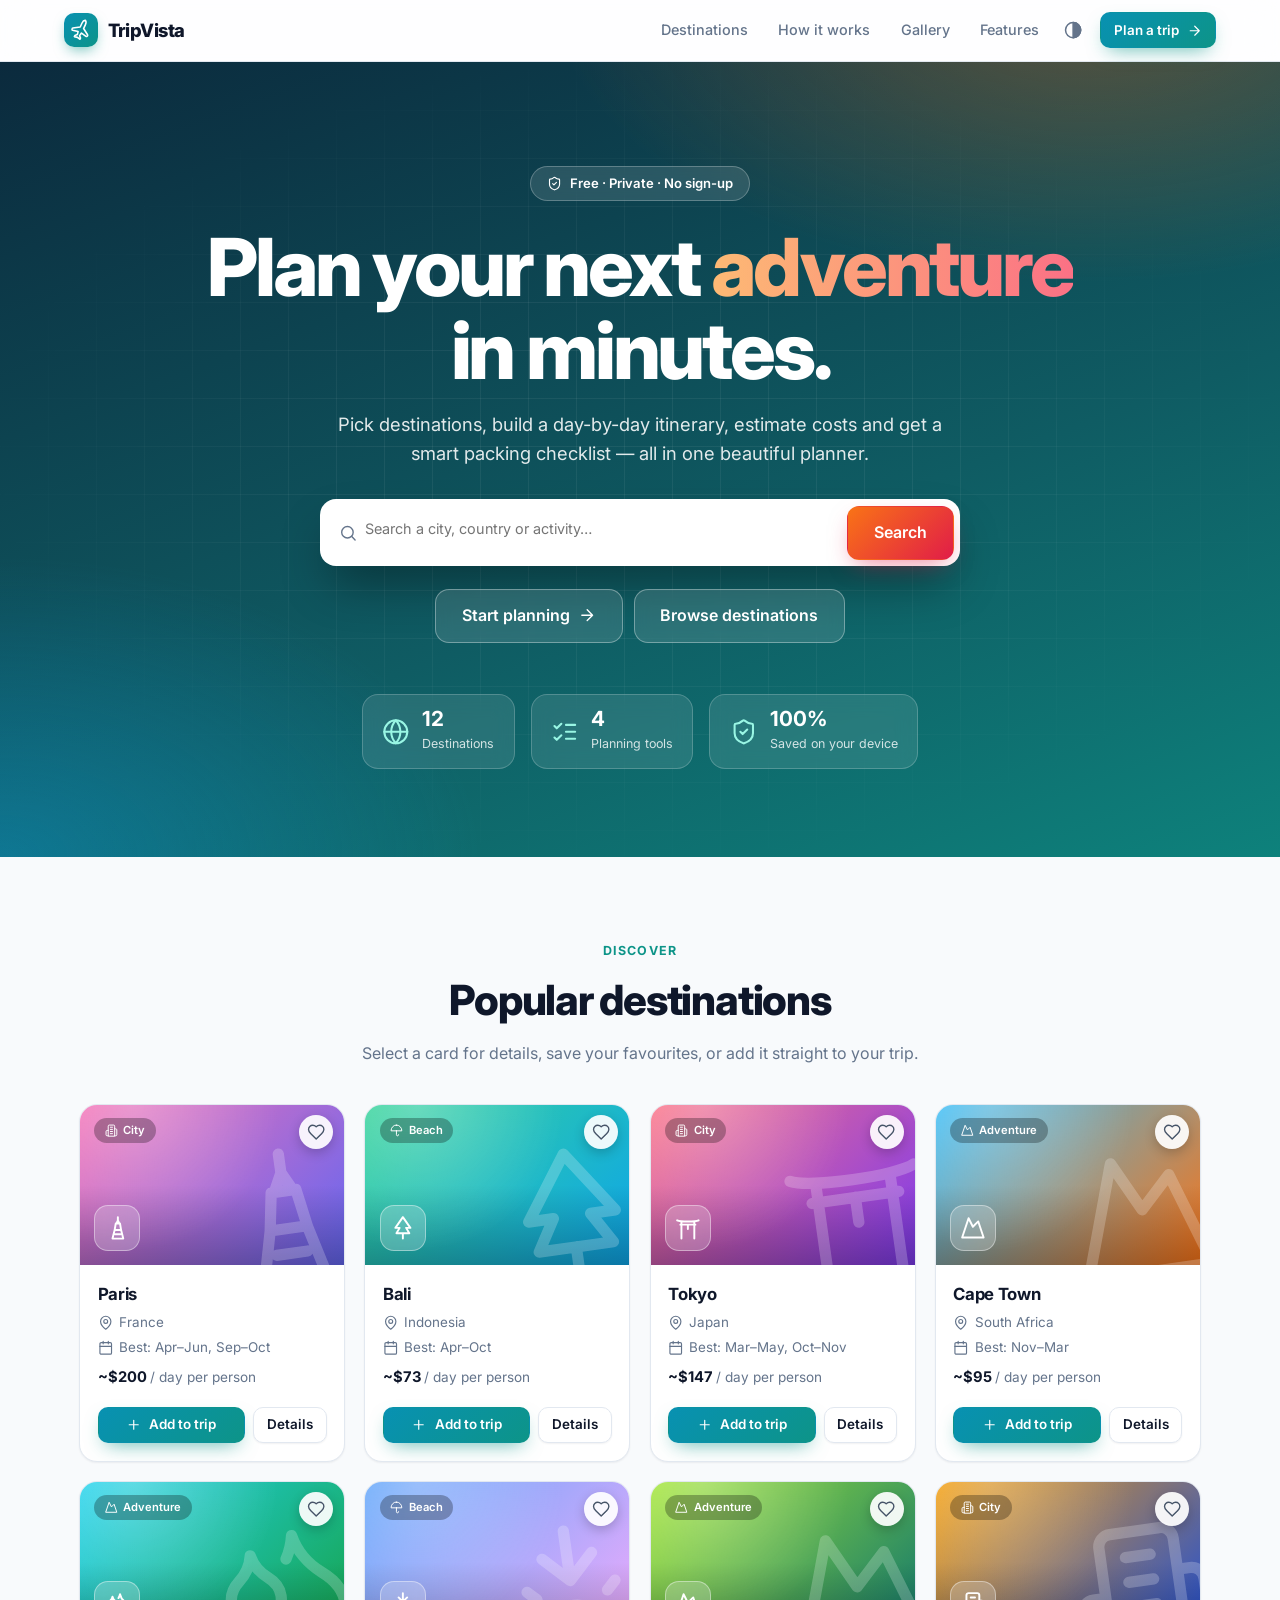
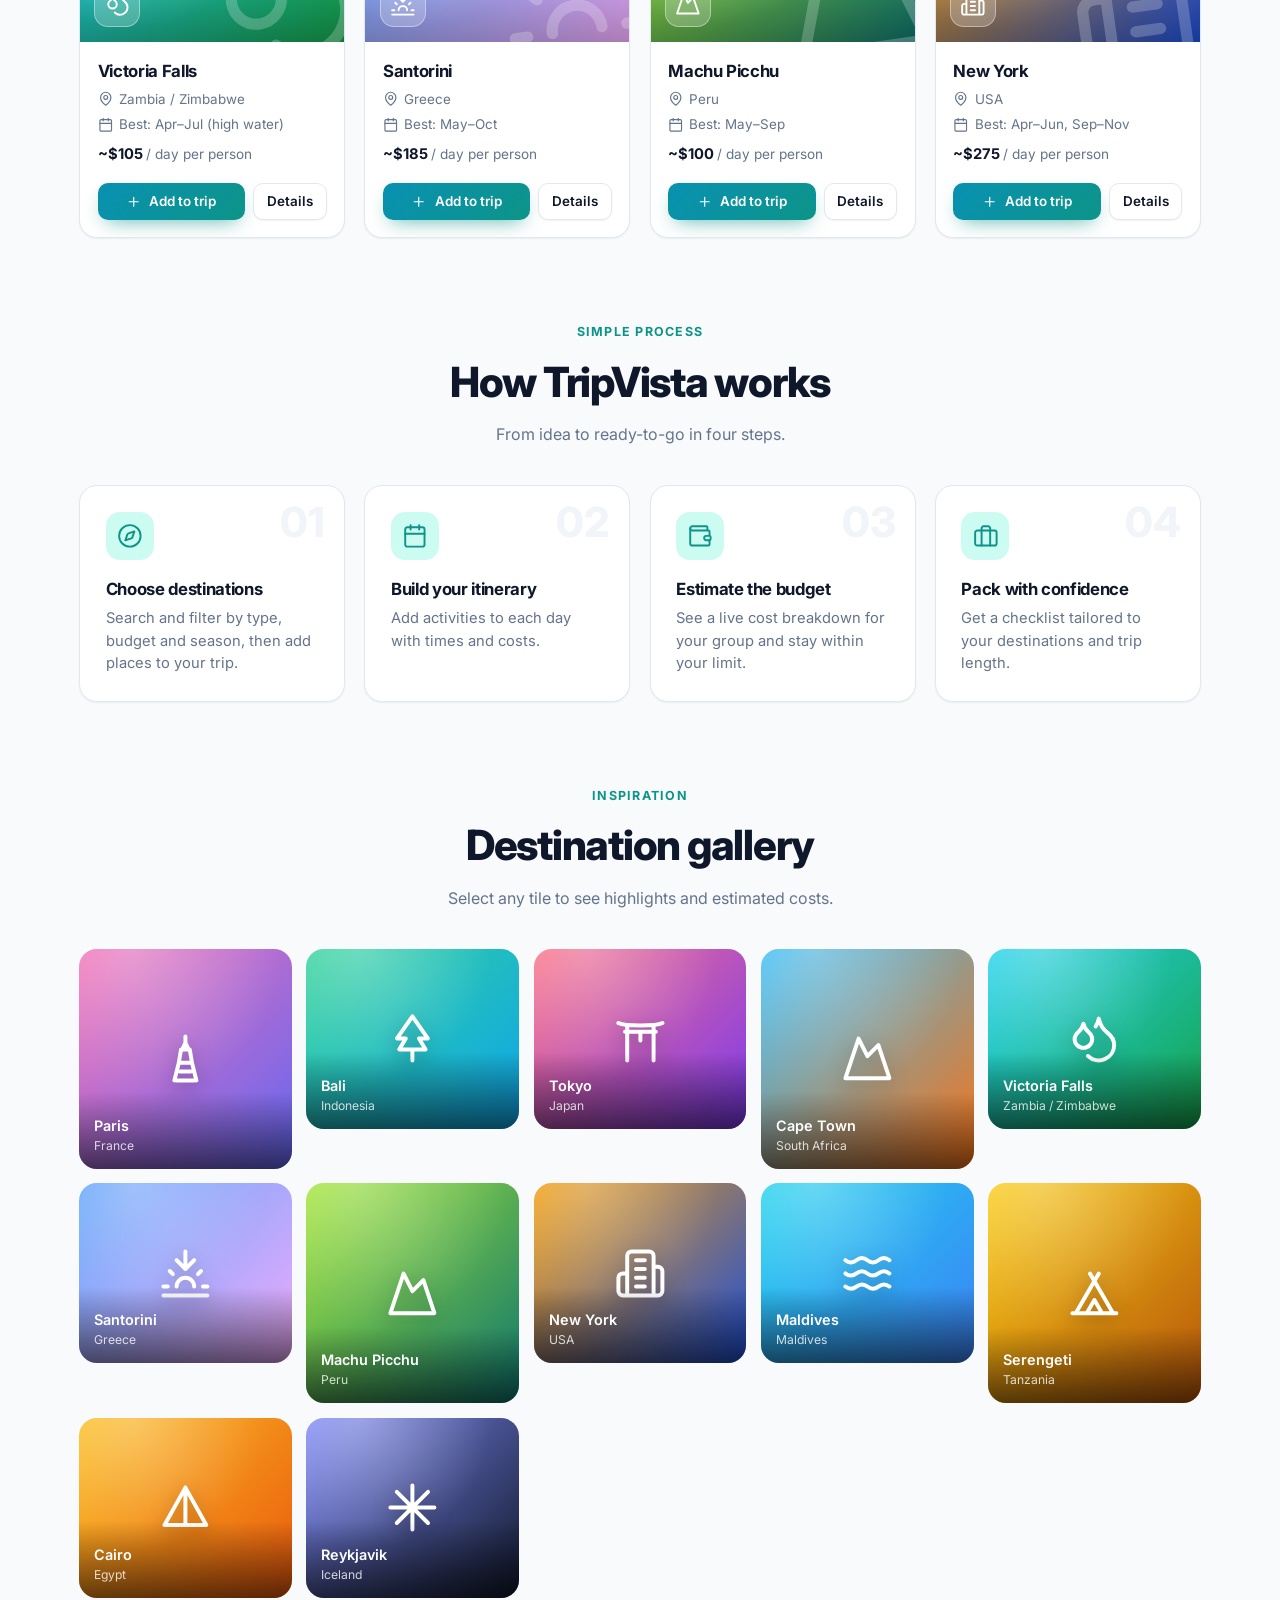
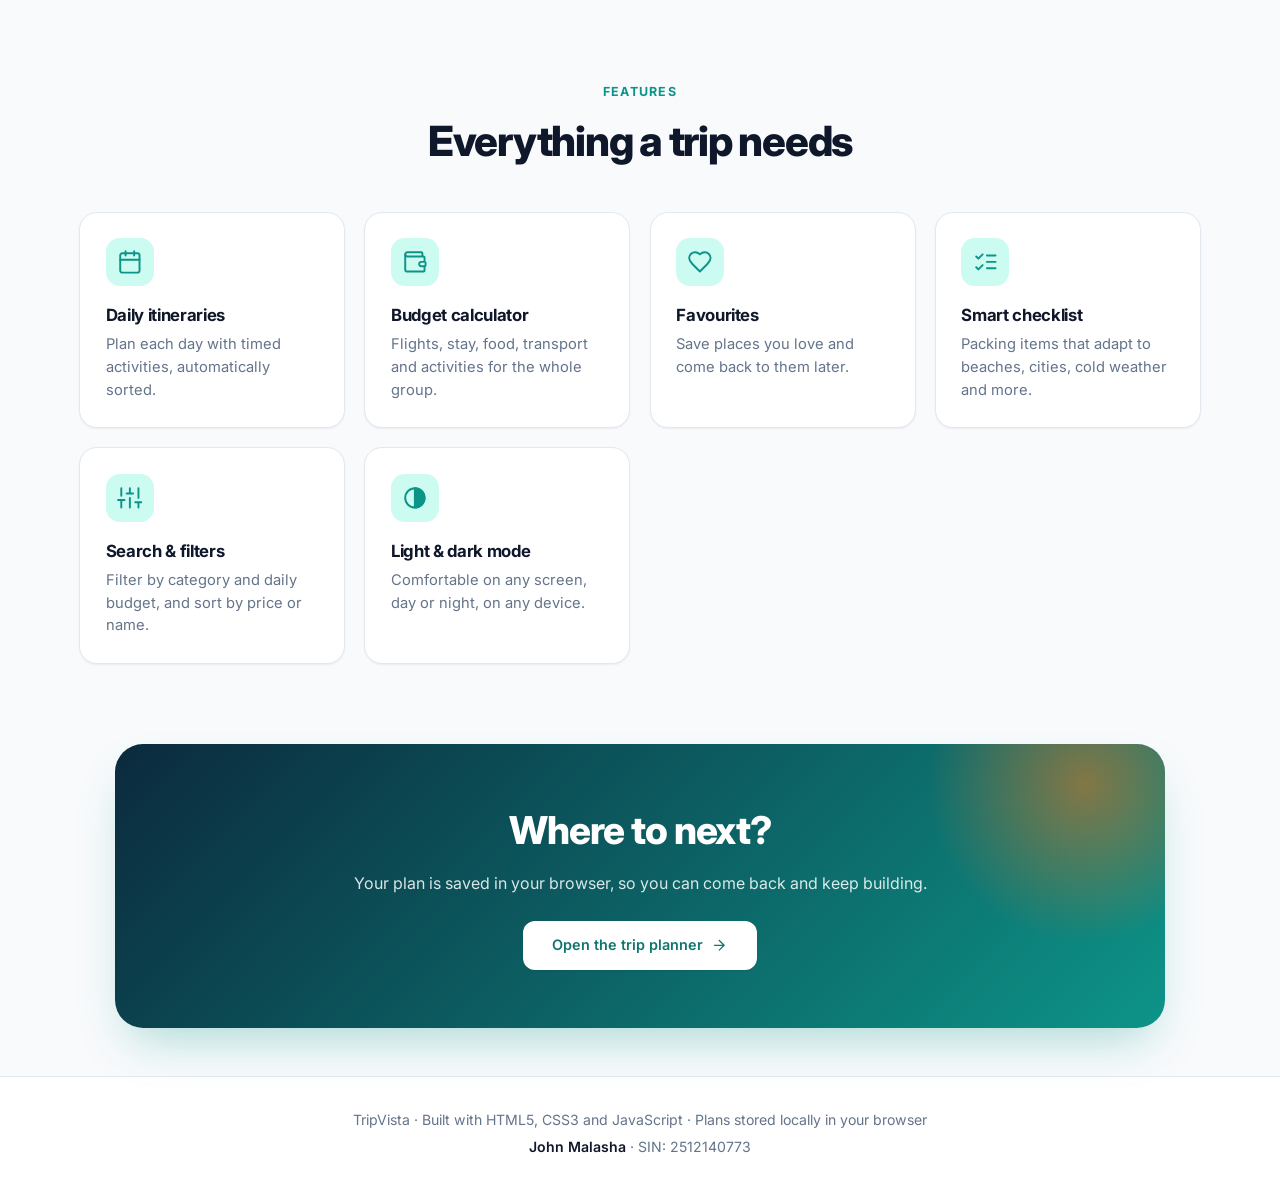
<file: index.html>
<!DOCTYPE html>
<html lang="en">
<head>
<meta charset="UTF-8">
<meta name="viewport" content="width=device-width, initial-scale=1">
<title>TripVista · Interactive Travel Planner</title>
<meta name="description" content="Plan trips visually: pick destinations, build daily itineraries, estimate your budget and generate a packing checklist.">
<link rel="stylesheet" href="css/style.css">
<script>try{document.documentElement.dataset.theme=localStorage.getItem('tv-theme')||(matchMedia('(prefers-color-scheme: dark)').matches?'dark':'light')}catch(e){}</script>
</head>
<body>
<header class="nav">
  <a class="logo" href="index.html"><span><svg class="i"><use href="#i-plane"/></svg></span> TripVista</a>
  <button class="icon-btn burger" id="burger" aria-label="Menu" aria-expanded="false" aria-controls="navLinks"><svg class="i"><use href="#i-menu"/></svg></button>
  <nav class="nav-links" id="navLinks" aria-label="Main">
    <a href="#destinations">Destinations</a>
    <a href="#how">How it works</a>
    <a href="#gallery">Gallery</a>
    <a href="#features">Features</a>
    <button class="icon-btn" id="themeBtn" aria-label="Toggle light or dark theme"><svg class="i"><use href="#i-contrast"/></svg></button>
    <a class="btn primary sm" href="planner.html">Plan a trip <svg class="i"><use href="#i-arrow"/></svg></a>
  </nav>
</header>
<main>
  <section class="hero">
    <div class="badge"><svg class="i"><use href="#i-shield"/></svg> Free · Private · No sign-up</div>
    <h1>Plan your next <em>adventure</em> in minutes.</h1>
    <p>Pick destinations, build a day-by-day itinerary, estimate costs and get a smart packing checklist — all in one beautiful planner.</p>
    <form class="searchbar" action="planner.html" role="search">
      <div class="field-icon"><svg class="i"><use href="#i-search"/></svg><input type="search" name="q" placeholder="Search a city, country or activity…" aria-label="Search destinations"></div>
      <button class="btn sunset">Search</button>
    </form>
    <div class="hero-cta">
      <a class="btn ghost" href="planner.html">Start planning <svg class="i"><use href="#i-arrow"/></svg></a>
      <a class="btn ghost" href="#destinations">Browse destinations</a>
    </div>
    <div class="hero-stats">
      <div class="hstat"><svg class="i"><use href="#i-globe"/></svg><div><b id="statDest">12</b><span>Destinations</span></div></div>
      <div class="hstat"><svg class="i"><use href="#i-list-checks"/></svg><div><b>4</b><span>Planning tools</span></div></div>
      <div class="hstat"><svg class="i"><use href="#i-shield"/></svg><div><b>100%</b><span>Saved on your device</span></div></div>
    </div>
  </section>

  <section class="section" id="destinations">
    <div class="section-head reveal"><span class="eyebrow">Discover</span><h2>Popular destinations</h2><p>Select a card for details, save your favourites, or add it straight to your trip.</p></div>
    <div class="dgrid" id="featured"></div>
  </section>

  <section class="section" id="how">
    <div class="section-head reveal"><span class="eyebrow">Simple process</span><h2>How TripVista works</h2><p>From idea to ready-to-go in four steps.</p></div>
    <div class="steps">
      <div class="step reveal"><span class="n">01</span><div class="ico"><svg class="i"><use href="#i-compass"/></svg></div><h3>Choose destinations</h3><p>Search and filter by type, budget and season, then add places to your trip.</p></div>
      <div class="step reveal"><span class="n">02</span><div class="ico"><svg class="i"><use href="#i-calendar"/></svg></div><h3>Build your itinerary</h3><p>Add activities to each day with times and costs.</p></div>
      <div class="step reveal"><span class="n">03</span><div class="ico"><svg class="i"><use href="#i-wallet"/></svg></div><h3>Estimate the budget</h3><p>See a live cost breakdown for your group and stay within your limit.</p></div>
      <div class="step reveal"><span class="n">04</span><div class="ico"><svg class="i"><use href="#i-bag"/></svg></div><h3>Pack with confidence</h3><p>Get a checklist tailored to your destinations and trip length.</p></div>
    </div>
  </section>

  <section class="section" id="gallery">
    <div class="section-head reveal"><span class="eyebrow">Inspiration</span><h2>Destination gallery</h2><p>Select any tile to see highlights and estimated costs.</p></div>
    <div class="gallery" id="gallery-grid"></div>
  </section>

  <section class="section" id="features">
    <div class="section-head reveal"><span class="eyebrow">Features</span><h2>Everything a trip needs</h2></div>
    <div class="features">
      <article class="feature reveal"><div class="ico"><svg class="i"><use href="#i-calendar"/></svg></div><h3>Daily itineraries</h3><p>Plan each day with timed activities, automatically sorted.</p></article>
      <article class="feature reveal"><div class="ico"><svg class="i"><use href="#i-wallet"/></svg></div><h3>Budget calculator</h3><p>Flights, stay, food, transport and activities for the whole group.</p></article>
      <article class="feature reveal"><div class="ico"><svg class="i"><use href="#i-heart"/></svg></div><h3>Favourites</h3><p>Save places you love and come back to them later.</p></article>
      <article class="feature reveal"><div class="ico"><svg class="i"><use href="#i-list-checks"/></svg></div><h3>Smart checklist</h3><p>Packing items that adapt to beaches, cities, cold weather and more.</p></article>
      <article class="feature reveal"><div class="ico"><svg class="i"><use href="#i-sliders"/></svg></div><h3>Search &amp; filters</h3><p>Filter by category and daily budget, and sort by price or name.</p></article>
      <article class="feature reveal"><div class="ico"><svg class="i"><use href="#i-contrast"/></svg></div><h3>Light &amp; dark mode</h3><p>Comfortable on any screen, day or night, on any device.</p></article>
    </div>
  </section>

  <section class="cta reveal">
    <h2>Where to next?</h2>
    <p>Your plan is saved in your browser, so you can come back and keep building.</p>
    <a class="btn" href="planner.html">Open the trip planner <svg class="i"><use href="#i-arrow"/></svg></a>
  </section>
</main>
<footer class="site">
  <p>TripVista · Built with HTML5, CSS3 and JavaScript · Plans stored locally in your browser</p>
  <p><strong>John Malasha</strong> · SIN: 2512140773</p>
</footer>
<script src="js/icons.js"></script>
<script src="js/data.js"></script>
<script src="js/shared.js"></script>
<script src="js/landing.js"></script>
</body>
</html>
</file>
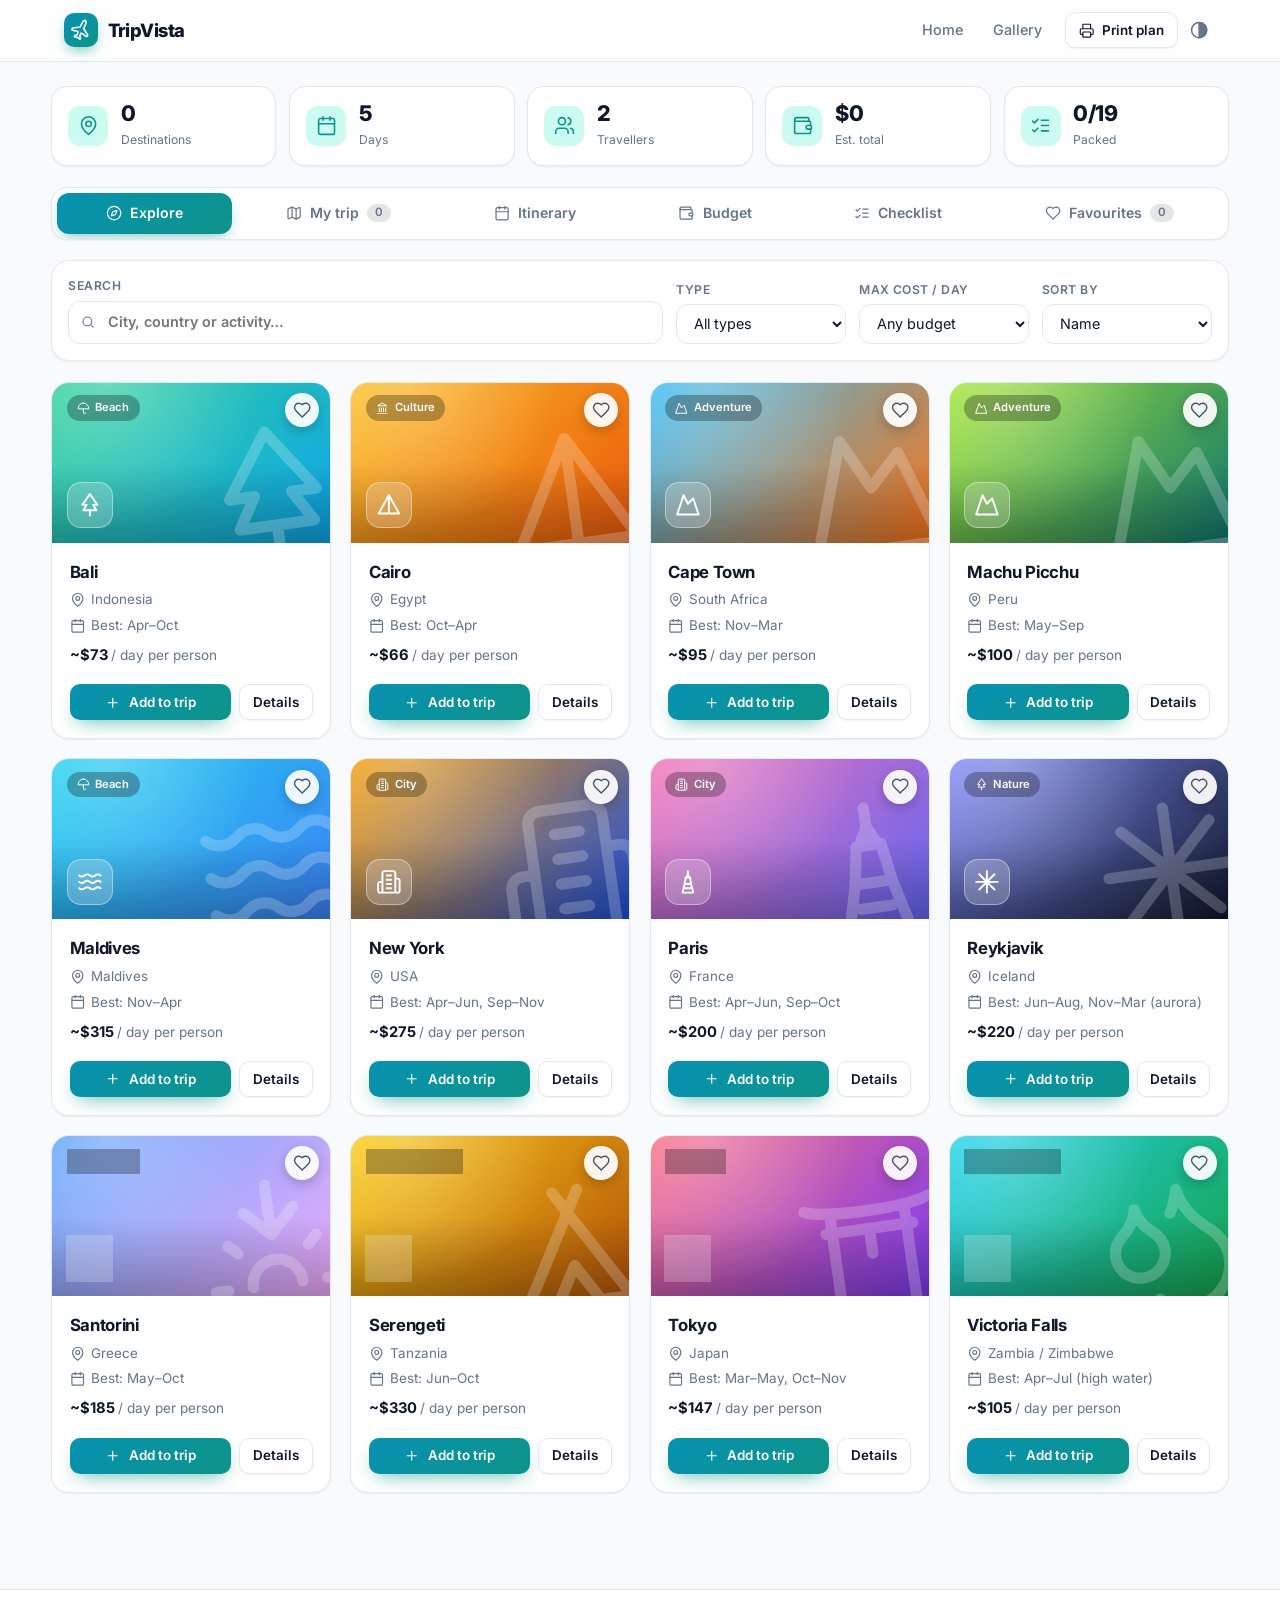
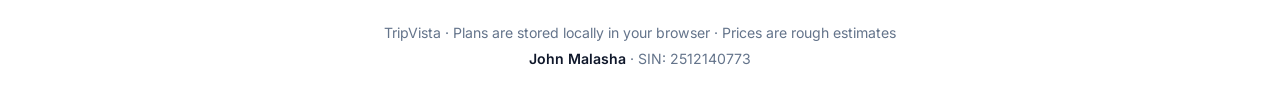
<file: planner.html>
<!DOCTYPE html>
<html lang="en">
<head>
<meta charset="UTF-8">
<meta name="viewport" content="width=device-width, initial-scale=1">
<title>Trip Planner · TripVista</title>
<link rel="stylesheet" href="css/style.css">
<script>try{document.documentElement.dataset.theme=localStorage.getItem('tv-theme')||(matchMedia('(prefers-color-scheme: dark)').matches?'dark':'light')}catch(e){}</script>
</head>
<body>
<header class="nav">
  <a class="logo" href="index.html"><span><svg class="i"><use href="#i-plane"/></svg></span> TripVista</a>
  <button class="icon-btn burger" id="burger" aria-label="Menu" aria-expanded="false" aria-controls="navLinks"><svg class="i"><use href="#i-menu"/></svg></button>
  <nav class="nav-links" id="navLinks" aria-label="Main">
    <a href="index.html">Home</a>
    <a href="index.html#gallery">Gallery</a>
    <button class="btn sm" id="printBtn"><svg class="i"><use href="#i-printer"/></svg> Print plan</button>
    <button class="icon-btn" id="themeBtn" aria-label="Toggle light or dark theme"><svg class="i"><use href="#i-contrast"/></svg></button>
  </nav>
</header>

<main class="pwrap">
  <div class="summary" id="summary" aria-live="polite"></div>
  <div class="tabs no-print" id="tabs" role="tablist">
    <button class="tab active" role="tab" data-tab="explore"><svg class="i"><use href="#i-compass"/></svg> Explore</button>
    <button class="tab" role="tab" data-tab="trip"><svg class="i"><use href="#i-map"/></svg> My trip <span class="count" id="cTrip">0</span></button>
    <button class="tab" role="tab" data-tab="itinerary"><svg class="i"><use href="#i-calendar"/></svg> Itinerary</button>
    <button class="tab" role="tab" data-tab="budget"><svg class="i"><use href="#i-wallet"/></svg> Budget</button>
    <button class="tab" role="tab" data-tab="checklist"><svg class="i"><use href="#i-list-checks"/></svg> Checklist</button>
    <button class="tab" role="tab" data-tab="favs"><svg class="i"><use href="#i-heart"/></svg> Favourites <span class="count" id="cFav">0</span></button>
  </div>

  <!-- Explore -->
  <section class="panel" id="p-explore" role="tabpanel">
    <div class="filters">
      <label class="f grow">Search<div class="field-icon"><svg class="i"><use href="#i-search"/></svg><input type="search" id="q" placeholder="City, country or activity…"></div></label>
      <label class="f">Type<select id="fCat"><option value="">All types</option></select></label>
      <label class="f">Max cost / day<select id="fBudget"><option value="0">Any budget</option><option value="100">Up to $100</option><option value="150">Up to $150</option><option value="250">Up to $250</option></select></label>
      <label class="f">Sort by<select id="fSort"><option value="name">Name</option><option value="low">Price: low to high</option><option value="high">Price: high to low</option></select></label>
    </div>
    <div class="dgrid" id="exploreGrid"></div>
  </section>

  <!-- Trip setup -->
  <section class="panel" id="p-trip" role="tabpanel" hidden>
    <div class="split">
      <div class="card">
        <h2><span class="t"><svg class="i"><use href="#i-compass"/></svg> Trip details</span></h2>
        <label class="f">Trip name<input type="text" id="tName" maxlength="50" placeholder="e.g. Summer holiday"></label>
        <div class="row">
          <label class="f">Start date<input type="date" id="tStart"></label>
          <label class="f">Days<input type="number" id="tDays" min="1" max="30"></label>
        </div>
        <div class="row">
          <label class="f">Travellers<input type="number" id="tTrav" min="1" max="20"></label>
          <label class="f">Flights / person ($)<input type="number" id="tFlight" min="0" step="10"></label>
        </div>
        <label class="f">Total budget limit ($, optional)<input type="number" id="tBudget" min="0" step="100"></label>
        <button class="btn danger sm" id="resetTrip"><svg class="i"><use href="#i-trash"/></svg> Reset trip</button>
      </div>
      <div class="card">
        <h2><span class="t"><svg class="i"><use href="#i-pin"/></svg> Destinations in this trip</span> <span class="muted" id="allocNote"></span></h2>
        <div class="list" id="tripList"></div>
        <p class="hint">Set how many days you spend in each place. The budget and itinerary use this split.</p>
      </div>
    </div>
  </section>

  <!-- Itinerary -->
  <section class="panel" id="p-itinerary" role="tabpanel" hidden>
    <div class="card">
      <h2><span class="t"><svg class="i"><use href="#i-calendar"/></svg> Daily itinerary</span> <span class="muted" id="dayTotal"></span></h2>
      <div class="daytabs" id="dayTabs"></div>
      <div class="dayhead" id="dayHead"></div>
      <form class="row no-print" id="actForm" style="align-items:end">
        <label class="f" style="flex:3 1 200px">Activity<input type="text" id="aTitle" maxlength="80" placeholder="What are you doing?" required></label>
        <label class="f">Time<input type="time" id="aTime" value="09:00"></label>
        <label class="f">Cost / person ($)<input type="number" id="aCost" min="0" step="1" value="0"></label>
        <button class="btn primary" style="flex:0 0 auto"><svg class="i"><use href="#i-plus"/></svg> Add</button>
      </form>
      <div class="no-print"><div class="hint" style="margin-bottom:.5rem">Quick add from your destinations:</div><div class="chips" id="suggest"></div></div>
      <ul class="acts" id="actList"></ul>
    </div>
  </section>

  <!-- Budget -->
  <section class="panel" id="p-budget" role="tabpanel" hidden>
    <div class="split">
      <div class="card">
        <h2><span class="t"><svg class="i"><use href="#i-wallet"/></svg> Estimated total</span></h2>
        <div class="big" id="bTotal">$0</div>
        <div class="muted" id="bPer"></div>
        <div id="bStatus" style="display:flex;flex-direction:column;gap:.5rem"></div>
        <p class="hint">Estimates use average daily prices per person. Activities come from your itinerary. A 10% buffer covers surprises.</p>
      </div>
      <div class="card"><h2><span class="t"><svg class="i"><use href="#i-sliders"/></svg> Breakdown</span></h2><div class="bars" id="bBars"></div></div>
    </div>
  </section>

  <!-- Checklist -->
  <section class="panel" id="p-checklist" role="tabpanel" hidden>
    <div class="card">
      <h2><span class="t"><svg class="i"><use href="#i-list-checks"/></svg> Travel checklist</span> <span class="muted" id="clCount"></span></h2>
      <div class="progress"><div id="clBar"></div></div>
      <form class="row no-print" id="clForm"><input type="text" id="clText" maxlength="60" placeholder="Add your own item…" aria-label="Custom checklist item" style="flex:3 1 200px"><button class="btn primary" style="flex:0 0 auto"><svg class="i"><use href="#i-plus"/></svg> Add item</button></form>
      <div id="clList"></div>
    </div>
  </section>

  <!-- Favourites -->
  <section class="panel" id="p-favs" role="tabpanel" hidden>
    <div class="dgrid" id="favGrid"></div>
  </section>
</main>
<footer class="site">
  <p>TripVista · Plans are stored locally in your browser · Prices are rough estimates</p>
  <p><strong>John Malasha</strong> · SIN: 2512140773</p>
</footer>
<script src="js/icons.js"></script>
<script src="js/data.js"></script>
<script src="js/shared.js"></script>
<script src="js/app.js"></script>
</body>
</html>
</file>
<file: css/style.css>
@import url('https://fonts.googleapis.com/css2?family=Inter:wght@400;500;600;700;800&display=swap');

:root {
  --bg: #f8fafc; --surface: #ffffff; --surface2: #f1f5f9; --text: #0f172a; --muted: #64748b;
  --border: #e2e8f0; --accent: #0d9488; --accent2: #f97316; --accent-soft: #ccfbf1;
  --ok: #059669; --warn: #d97706; --bad: #dc2626;
  --grad: linear-gradient(135deg, #0891b2 0%, #0d9488 100%);
  --sunset: linear-gradient(135deg, #f97316 0%, #e11d48 100%);
  --shadow-sm: 0 1px 2px rgba(15, 23, 42, .06);
  --shadow: 0 1px 3px rgba(15, 23, 42, .06), 0 10px 30px -12px rgba(15, 23, 42, .15);
  --shadow-lg: 0 24px 48px -16px rgba(13, 148, 136, .35);
  --glass: rgba(255, 255, 255, .8);
  --radius: 18px;
}
[data-theme="dark"] {
  --bg: #0b1220; --surface: #111a2c; --surface2: #182338; --text: #e8eef9; --muted: #94a3b8;
  --border: #1f2c45; --accent: #2dd4bf; --accent2: #fb923c; --accent-soft: #0f3a3a;
  --ok: #34d399; --warn: #fbbf24; --bad: #f87171;
  --shadow: 0 1px 3px rgba(0, 0, 0, .4), 0 12px 32px -12px rgba(0, 0, 0, .6);
  --shadow-lg: 0 24px 56px -16px rgba(45, 212, 191, .25);
  --glass: rgba(11, 18, 32, .8);
}
* { box-sizing: border-box; margin: 0; }
html { scroll-behavior: smooth; }
body { font-family: 'Inter', system-ui, -apple-system, 'Segoe UI', sans-serif; background: var(--bg); color: var(--text); line-height: 1.55; min-height: 100vh; -webkit-font-smoothing: antialiased; transition: background .3s, color .3s; }
a { color: inherit; text-decoration: none; }
button, input, select, textarea { font: inherit; color: inherit; }
::selection { background: var(--accent); color: #fff; }
:focus-visible { outline: 3px solid color-mix(in srgb, var(--accent) 55%, transparent); outline-offset: 2px; }
::-webkit-scrollbar { width: 8px; height: 8px; } ::-webkit-scrollbar-thumb { background: var(--border); border-radius: 8px; }
h1, h2, h3 { letter-spacing: -.02em; }

/* Icons */
.i { width: 1.15em; height: 1.15em; flex: none; vertical-align: -.2em; }
.i.lg { width: 1.6em; height: 1.6em; } .i.xl { width: 2.2em; height: 2.2em; }
.fav .i { fill: none; } .fav.on .i { fill: currentColor; }

/* Buttons & inputs */
.btn { display: inline-flex; align-items: center; justify-content: center; gap: .5rem; padding: .62rem 1.15rem; border-radius: 12px; border: 1px solid var(--border); background: var(--surface); cursor: pointer; font-weight: 600; font-size: .9rem; box-shadow: var(--shadow-sm); transition: transform .15s, box-shadow .2s, background .2s, border-color .2s; white-space: nowrap; }
.btn:hover { transform: translateY(-1px); border-color: color-mix(in srgb, var(--accent) 45%, var(--border)); }
.btn.primary { background: var(--grad); border-color: transparent; color: #fff; box-shadow: 0 8px 20px -8px rgba(13, 148, 136, .7); }
.btn.primary:hover { filter: brightness(1.08); }
.btn.sunset { background: var(--sunset); border-color: transparent; color: #fff; box-shadow: 0 10px 24px -8px rgba(225, 29, 72, .55); }
.btn.sm { padding: .42rem .8rem; font-size: .84rem; border-radius: 10px; }
.btn.danger:hover { background: var(--bad); color: #fff; border-color: var(--bad); }
.icon-btn { background: none; border: none; cursor: pointer; padding: .45rem; border-radius: 10px; color: var(--muted); display: inline-grid; place-items: center; font-size: 1.1rem; transition: background .15s, color .15s; }
.icon-btn:hover { background: var(--surface2); color: var(--text); }
input[type=text], input[type=number], input[type=date], input[type=time], input[type=search], select { background: var(--surface); border: 1px solid var(--border); border-radius: 12px; padding: .58rem .8rem; min-width: 0; font-size: .9rem; width: 100%; transition: border-color .15s, box-shadow .15s; }
input:hover, select:hover { border-color: color-mix(in srgb, var(--accent) 40%, var(--border)); }
input:focus, select:focus { outline: none; border-color: var(--accent); box-shadow: 0 0 0 4px color-mix(in srgb, var(--accent) 16%, transparent); }
label.f { display: flex; flex-direction: column; gap: .3rem; font-size: .76rem; font-weight: 600; color: var(--muted); text-transform: uppercase; letter-spacing: .04em; }
label.f > input, label.f > select { text-transform: none; letter-spacing: 0; font-weight: 400; color: var(--text); }
.muted { color: var(--muted); font-size: .85rem; }
.hint { font-size: .78rem; color: var(--muted); }
.row { display: flex; gap: .6rem; flex-wrap: wrap; } .row > * { flex: 1 1 120px; }
.field-icon { position: relative; } .field-icon .i { position: absolute; left: .8rem; top: 50%; transform: translateY(-50%); color: var(--muted); } .field-icon input { padding-left: 2.4rem; }

/* Nav */
.nav { display: flex; align-items: center; gap: 1rem; padding: .75rem 5%; position: sticky; top: 0; z-index: 30; background: var(--glass); backdrop-filter: blur(16px) saturate(1.4); border-bottom: 1px solid var(--border); }
.logo { font-weight: 800; font-size: 1.15rem; display: flex; gap: .6rem; align-items: center; letter-spacing: -.03em; }
.logo span { background: var(--grad); color: #fff; width: 34px; height: 34px; border-radius: 10px; display: grid; place-items: center; box-shadow: 0 6px 14px -4px rgba(13, 148, 136, .6); }
.logo span .i { transform: rotate(-20deg); }
.nav-links { display: flex; gap: .2rem; margin-left: auto; align-items: center; }
.nav-links a:not(.btn) { padding: .45rem .85rem; border-radius: 10px; font-weight: 500; font-size: .9rem; color: var(--muted); transition: all .15s; }
.nav-links a:not(.btn):hover { background: var(--surface2); color: var(--text); }
.nav-links .btn { margin-left: .4rem; }
.burger { display: none; margin-left: auto; }
@media (max-width: 800px) {
  .burger { display: inline-grid; }
  .nav-links { position: absolute; top: 100%; left: 0; right: 0; flex-direction: column; align-items: stretch; background: var(--surface); padding: .8rem 5% 1rem; border-bottom: 1px solid var(--border); margin: 0; display: none; box-shadow: var(--shadow); }
  .nav-links.open { display: flex; } .nav-links .icon-btn { align-self: flex-start; } .nav-links .btn { margin: .4rem 0 0; }
}

/* Landing */
.hero { position: relative; text-align: center; padding: 6.5rem 5% 5.5rem; color: #fff; overflow: hidden; background: radial-gradient(900px 500px at 85% -10%, rgba(249, 115, 22, .35), transparent 60%), radial-gradient(800px 500px at 0% 100%, rgba(14, 165, 233, .35), transparent 60%), linear-gradient(160deg, #0b2a3d 0%, #0f5c63 60%, #0d9488 120%); }
.hero::before { content: ''; position: absolute; inset: 0; background-image: linear-gradient(rgba(255, 255, 255, .06) 1px, transparent 1px), linear-gradient(90deg, rgba(255, 255, 255, .06) 1px, transparent 1px); background-size: 48px 48px; mask-image: radial-gradient(ellipse at center, #000 30%, transparent 75%); -webkit-mask-image: radial-gradient(ellipse at center, #000 30%, transparent 75%); }
.hero > * { position: relative; z-index: 1; }
.badge { display: inline-flex; gap: .5rem; align-items: center; padding: .4rem 1rem; border-radius: 99px; background: rgba(255, 255, 255, .12); border: 1px solid rgba(255, 255, 255, .25); font-size: .82rem; font-weight: 600; margin-bottom: 1.5rem; backdrop-filter: blur(8px); }
.hero h1 { font-size: clamp(2.6rem, 7vw, 5rem); line-height: 1.04; font-weight: 800; letter-spacing: -.04em; max-width: 900px; margin: 0 auto 1.2rem; }
.hero h1 em { font-style: normal; background: linear-gradient(90deg, #fdba74, #fb7185); -webkit-background-clip: text; background-clip: text; color: transparent; }
.hero > p { max-width: 620px; margin: 0 auto 2rem; font-size: 1.15rem; opacity: .88; }
.hero .btn { padding: .85rem 1.6rem; font-size: 1rem; border-radius: 14px; }
.hero .btn.ghost { background: rgba(255, 255, 255, .12); color: #fff; border-color: rgba(255, 255, 255, .35); box-shadow: none; backdrop-filter: blur(8px); }
.hero-cta { display: flex; gap: .7rem; justify-content: center; flex-wrap: wrap; }
.searchbar { display: flex; max-width: 640px; margin: 0 auto 1.4rem; background: var(--surface); border-radius: 16px; padding: .4rem; box-shadow: 0 24px 50px -12px rgba(0, 0, 0, .45); gap: .4rem; }
.searchbar .field-icon { flex: 1; } .searchbar input { border: none; background: transparent; color: #0f172a; padding-top: .75rem; padding-bottom: .75rem; } .searchbar input:focus { box-shadow: none; }
.searchbar .btn { border-radius: 12px; }
.hero-stats { display: flex; justify-content: center; flex-wrap: wrap; gap: 1rem; margin-top: 3.2rem; }
.hstat { display: flex; align-items: center; gap: .8rem; padding: .8rem 1.2rem; border-radius: 16px; background: rgba(255, 255, 255, .1); border: 1px solid rgba(255, 255, 255, .2); backdrop-filter: blur(10px); text-align: left; }
.hstat .i { font-size: 1.5rem; color: #99f6e4; } .hstat b { display: block; font-size: 1.3rem; line-height: 1.1; } .hstat span { font-size: .78rem; opacity: .8; }
.section { max-width: 1250px; margin: auto; padding: 5rem 5% 0; }
.eyebrow { display: inline-block; font-size: .78rem; font-weight: 700; text-transform: uppercase; letter-spacing: .1em; color: var(--accent); margin-bottom: .5rem; }
.section-head { text-align: center; margin-bottom: 2.4rem; }
.section-head h2 { font-size: clamp(1.8rem, 4vw, 2.6rem); font-weight: 800; letter-spacing: -.03em; }
.section-head p { color: var(--muted); margin-top: .5rem; max-width: 560px; margin-inline: auto; }
.steps { display: grid; grid-template-columns: repeat(auto-fit, minmax(240px, 1fr)); gap: 1.2rem; counter-reset: s; }
.step, .feature { background: var(--surface); border: 1px solid var(--border); border-radius: var(--radius); padding: 1.6rem; box-shadow: var(--shadow-sm); transition: transform .25s, box-shadow .25s, border-color .25s; position: relative; }
.step:hover, .feature:hover { transform: translateY(-4px); box-shadow: var(--shadow); border-color: color-mix(in srgb, var(--accent) 35%, var(--border)); }
.step .n { position: absolute; right: 1.2rem; top: 1rem; font-size: 2.6rem; font-weight: 800; color: var(--surface2); line-height: 1; }
.ico { width: 48px; height: 48px; border-radius: 14px; background: var(--accent-soft); color: var(--accent); display: grid; place-items: center; font-size: 1.4rem; margin-bottom: 1rem; }
[data-theme="dark"] .ico { color: #5eead4; }
.step h3, .feature h3 { margin-bottom: .3rem; font-size: 1.05rem; } .step p, .feature p { color: var(--muted); font-size: .92rem; }
.features { display: grid; grid-template-columns: repeat(auto-fit, minmax(250px, 1fr)); gap: 1.2rem; }
.cta { max-width: 1050px; width: calc(100% - 10%); margin: 5rem auto 3rem; background: linear-gradient(135deg, #0b2a3d, #0d9488); color: #fff; border-radius: 28px; padding: 3.6rem 2rem; text-align: center; box-shadow: var(--shadow-lg); position: relative; overflow: hidden; }
.cta::after { content: ''; position: absolute; width: 320px; height: 320px; border-radius: 50%; right: -80px; top: -120px; background: radial-gradient(circle, rgba(249, 115, 22, .5), transparent 70%); }
.cta > * { position: relative; z-index: 1; }
.cta h2 { font-size: clamp(1.7rem, 4vw, 2.4rem); font-weight: 800; letter-spacing: -.03em; margin-bottom: .6rem; } .cta p { opacity: .85; margin-bottom: 1.6rem; }
.cta .btn { background: #fff; color: #0f766e; border: none; padding: .85rem 1.8rem; }
footer.site { text-align: center; color: var(--muted); padding: 2rem 5% 2.5rem; font-size: .88rem; border-top: 1px solid var(--border); background: var(--surface); margin-top: 3rem; }
footer.site p + p { margin-top: .3rem; } footer.site strong { color: var(--text); font-weight: 600; }

.reveal { opacity: 0; transform: translateY(22px); transition: opacity .6s, transform .6s; }
.reveal.in { opacity: 1; transform: none; }

/* Destination cards / gallery */
.dgrid { display: grid; grid-template-columns: repeat(auto-fill, minmax(265px, 1fr)); gap: 1.2rem; }
.dcard { background: var(--surface); border: 1px solid var(--border); border-radius: var(--radius); overflow: hidden; box-shadow: var(--shadow-sm); cursor: pointer; transition: transform .25s, box-shadow .25s, border-color .25s; display: flex; flex-direction: column; text-align: left; padding: 0; }
.dcard:hover { transform: translateY(-5px); box-shadow: var(--shadow); }
.dimg { height: 160px; position: relative; background: linear-gradient(135deg, var(--c1), var(--c2)); overflow: hidden; color: #fff; }
.dimg::before { content: ''; position: absolute; inset: 0; background: radial-gradient(circle at 20% 0%, rgba(255, 255, 255, .28), transparent 55%), linear-gradient(transparent 50%, rgba(0, 0, 0, .28)); }
.dimg .bg-ic { position: absolute; right: -18px; bottom: -26px; width: 150px; height: 150px; opacity: .22; stroke-width: 1.2; transform: rotate(-8deg); transition: transform .4s; }
.dcard:hover .bg-ic { transform: rotate(0) scale(1.08); }
.dimg .glass { position: absolute; left: .9rem; bottom: .9rem; width: 46px; height: 46px; border-radius: 14px; display: grid; place-items: center; background: rgba(255, 255, 255, .22); border: 1px solid rgba(255, 255, 255, .4); backdrop-filter: blur(8px); font-size: 1.4rem; }
.dimg .cat { position: absolute; left: .9rem; top: .8rem; z-index: 2; font-size: .7rem; font-weight: 600; padding: .25rem .65rem; border-radius: 99px; background: rgba(0, 0, 0, .28); backdrop-filter: blur(6px); display: inline-flex; gap: .35rem; align-items: center; }
.fav { position: absolute; right: .7rem; top: .65rem; z-index: 2; width: 34px; height: 34px; border-radius: 50%; border: none; background: rgba(255, 255, 255, .92); cursor: pointer; display: grid; place-items: center; box-shadow: 0 4px 12px rgba(0, 0, 0, .2); transition: transform .15s; color: #475569; }
.fav:hover { transform: scale(1.12); } .fav.on { color: #e11d48; }
.dbody { padding: 1rem 1.1rem 1.1rem; display: flex; flex-direction: column; gap: .3rem; flex: 1; }
.dbody h3 { font-size: 1.05rem; display: flex; justify-content: space-between; gap: .5rem; align-items: center; }
.dbody .sub { color: var(--muted); font-size: .84rem; display: flex; align-items: center; gap: .35rem; }
.dbody .price { font-weight: 700; font-size: .92rem; margin-top: .2rem; } .dbody .price .muted { font-weight: 400; }
.dbody .actions { margin-top: auto; padding-top: .8rem; display: flex; gap: .5rem; } .dbody .actions .btn:first-child { flex: 1; }
.gallery { display: grid; grid-template-columns: repeat(auto-fill, minmax(210px, 1fr)); gap: .9rem; }
.gtile { border: none; padding: 0; border-radius: 18px; overflow: hidden; height: 180px; position: relative; cursor: pointer; display: grid; place-items: center; color: #fff; font-size: 3rem; background: linear-gradient(135deg, var(--c1), var(--c2)); transition: transform .3s, box-shadow .3s; }
.gtile::before { content: ''; position: absolute; inset: 0; background: radial-gradient(circle at 25% 0%, rgba(255, 255, 255, .3), transparent 55%); }
.gtile .i { position: relative; width: 1.1em; height: 1.1em; stroke-width: 1.3; filter: drop-shadow(0 6px 10px rgba(0, 0, 0, .25)); transition: transform .3s; }
.gtile:nth-child(3n+1) { height: 220px; }
.gtile:hover { transform: scale(1.03); box-shadow: var(--shadow); z-index: 1; } .gtile:hover .i { transform: scale(1.15); }
.gtile .name { position: absolute; left: 0; right: 0; bottom: 0; padding: 1.4rem .95rem .8rem; font-size: .9rem; font-weight: 600; text-align: left; background: linear-gradient(transparent, rgba(0, 0, 0, .6)); }
.gtile .name small { display: block; font-weight: 400; opacity: .8; font-size: .76rem; }

/* Dialog */
dialog { border: none; border-radius: 24px; padding: 0; width: min(560px, 94vw); max-height: 90vh; background: var(--surface); color: var(--text); box-shadow: 0 30px 80px rgba(0, 0, 0, .4); overflow: hidden; }
dialog::backdrop { background: rgba(2, 10, 20, .6); backdrop-filter: blur(4px); }
dialog[open] { animation: pop .25s; }
@keyframes pop { from { opacity: 0; transform: scale(.96) translateY(10px); } }
.dlg-img { height: 180px; position: relative; background: linear-gradient(135deg, var(--c1), var(--c2)); color: #fff; overflow: hidden; display: grid; place-items: center; font-size: 4rem; }
.dlg-img::before { content: ''; position: absolute; inset: 0; background: radial-gradient(circle at 25% 0%, rgba(255, 255, 255, .3), transparent 55%); }
.dlg-img > .i { position: relative; stroke-width: 1.2; filter: drop-shadow(0 8px 14px rgba(0, 0, 0, .25)); }
.dlg-close { position: absolute; right: .8rem; top: .8rem; background: rgba(0, 0, 0, .35); color: #fff; z-index: 2; }
.dlg-close:hover { background: rgba(0, 0, 0, .55); color: #fff; }
.dlg-body { padding: 1.3rem 1.5rem 1.5rem; overflow: auto; max-height: calc(90vh - 180px); display: flex; flex-direction: column; gap: .9rem; }
.dlg-body h2 { font-size: 1.6rem; font-weight: 800; letter-spacing: -.03em; }
.dlg-body h4 { font-size: .8rem; text-transform: uppercase; letter-spacing: .06em; color: var(--muted); margin-bottom: .5rem; }
.chips { display: flex; flex-wrap: wrap; gap: .4rem; }
.chip { display: inline-flex; align-items: center; gap: .35rem; padding: .28rem .7rem; border-radius: 99px; background: var(--surface2); color: var(--text); font-size: .78rem; font-weight: 600; border: 1px solid var(--border); }
button.chip { cursor: pointer; transition: all .15s; } button.chip:hover { border-color: var(--accent); color: var(--accent); background: var(--accent-soft); }
.dlg-list { list-style: none; padding: 0; display: flex; flex-direction: column; gap: .35rem; }
.dlg-list li { display: flex; justify-content: space-between; background: var(--surface2); padding: .55rem .85rem; border-radius: 10px; font-size: .9rem; }
.costgrid { display: grid; grid-template-columns: repeat(3, 1fr); gap: .5rem; }
.costgrid div { background: var(--surface2); border-radius: 12px; padding: .6rem .7rem; font-size: .78rem; color: var(--muted); } .costgrid b { display: block; color: var(--text); font-size: 1rem; }

/* Planner */
.pwrap { max-width: 1300px; margin: auto; padding: 1.5rem 4% 3rem; }
.summary { display: grid; grid-template-columns: repeat(auto-fit, minmax(150px, 1fr)); gap: .8rem; margin-bottom: 1.3rem; }
.sum { background: var(--surface); border: 1px solid var(--border); border-radius: 16px; padding: .9rem 1rem; box-shadow: var(--shadow-sm); display: flex; align-items: center; gap: .8rem; }
.sum .ico { margin: 0; width: 40px; height: 40px; border-radius: 12px; font-size: 1.15rem; }
.sum b { display: block; font-size: 1.35rem; font-weight: 800; letter-spacing: -.02em; line-height: 1.15; }
.sum span.l { font-size: .76rem; color: var(--muted); }
.sum.over b { color: var(--bad); } .sum.over .ico { background: color-mix(in srgb, var(--bad) 14%, transparent); color: var(--bad); }
.tabs { display: flex; gap: .3rem; overflow-x: auto; padding: .3rem; margin-bottom: 1.3rem; background: var(--surface); border: 1px solid var(--border); border-radius: 16px; box-shadow: var(--shadow-sm); }
.tab { flex: 1 0 auto; border: none; background: none; padding: .6rem 1.1rem; border-radius: 12px; font-weight: 600; font-size: .88rem; cursor: pointer; color: var(--muted); transition: all .15s; display: inline-flex; align-items: center; justify-content: center; gap: .5rem; white-space: nowrap; }
.tab:hover { color: var(--text); background: var(--surface2); }
.tab.active { background: var(--grad); color: #fff; box-shadow: 0 6px 16px -6px rgba(13, 148, 136, .65); }
.tab .count { background: rgba(127, 127, 127, .2); border-radius: 99px; padding: 0 .5rem; font-size: .72rem; min-width: 20px; text-align: center; }
.tab.active .count { background: rgba(255, 255, 255, .28); }
.panel[hidden] { display: none; }
.panel { animation: rise .35s both; }
@keyframes rise { from { opacity: 0; transform: translateY(10px); } }
.card { background: var(--surface); border: 1px solid var(--border); border-radius: var(--radius); box-shadow: var(--shadow-sm); padding: 1.4rem; display: flex; flex-direction: column; gap: 1rem; }
.card h2 { font-size: 1rem; font-weight: 700; display: flex; justify-content: space-between; align-items: center; gap: .5rem; }
.card h2 .t { display: flex; align-items: center; gap: .55rem; } .card h2 .t .i { color: var(--accent); }
.split { display: grid; grid-template-columns: 340px 1fr; gap: 1.2rem; align-items: start; }
@media (max-width: 900px) { .split { grid-template-columns: 1fr; } }
.filters { display: flex; flex-wrap: wrap; gap: .8rem; margin-bottom: 1.3rem; align-items: end; padding: 1rem; background: var(--surface); border: 1px solid var(--border); border-radius: var(--radius); box-shadow: var(--shadow-sm); }
.filters .grow { flex: 1 1 240px; } .filters label.f:not(.grow) { flex: 0 1 170px; }
.empty { text-align: center; color: var(--muted); padding: 2.2rem 1rem; font-size: .92rem; list-style: none; }
.empty .i { display: block; margin: 0 auto .6rem; font-size: 2rem; opacity: .5; }
.dcard.added { border-color: var(--accent); box-shadow: 0 0 0 3px var(--accent-soft), var(--shadow-sm); }
.badge-in { font-size: .68rem; background: var(--accent-soft); color: var(--accent); padding: .12rem .55rem; border-radius: 99px; font-weight: 700; display: inline-flex; gap: .25rem; align-items: center; }
[data-theme="dark"] .badge-in { color: #5eead4; }

.daytabs { display: flex; gap: .4rem; overflow-x: auto; padding-bottom: .4rem; }
.daytab { flex: none; min-width: 84px; padding: .55rem .8rem; border-radius: 12px; border: 1px solid var(--border); background: var(--surface); cursor: pointer; text-align: center; font-size: .84rem; font-weight: 700; transition: all .15s; }
.daytab small { display: block; font-weight: 500; color: var(--muted); font-size: .7rem; }
.daytab:hover { border-color: var(--accent); }
.daytab.active { background: var(--accent-soft); border-color: var(--accent); color: var(--accent); } [data-theme="dark"] .daytab.active { color: #5eead4; }
.daytab.active small { color: inherit; opacity: .8; }
.dayhead { display: flex; align-items: center; gap: .5rem; color: var(--muted); font-size: .9rem; font-weight: 500; } .dayhead b { color: var(--text); }
.acts { list-style: none; padding: 0; display: flex; flex-direction: column; gap: .5rem; position: relative; }
.act { display: flex; align-items: center; gap: .9rem; padding: .75rem 1rem; background: var(--surface2); border-radius: 14px; border: 1px solid transparent; transition: border-color .15s; }
.act:hover { border-color: var(--border); }
.act .time { font-weight: 700; font-size: .82rem; min-width: 58px; text-align: center; padding: .25rem .5rem; border-radius: 8px; background: var(--accent-soft); color: var(--accent); }
[data-theme="dark"] .act .time { color: #5eead4; }
.act .body { flex: 1; min-width: 0; overflow-wrap: anywhere; font-weight: 500; }
.act .cost { font-weight: 700; font-size: .86rem; }
.dest-row { display: flex; align-items: center; gap: .8rem; padding: .65rem .75rem; background: var(--surface2); border-radius: 14px; }
.dest-row .mini { width: 44px; height: 44px; flex: none; border-radius: 12px; display: grid; place-items: center; font-size: 1.3rem; color: #fff; background: linear-gradient(135deg, var(--c1), var(--c2)); }
.dest-row .body { flex: 1; min-width: 0; font-weight: 600; font-size: .92rem; }
.dest-row label { display: flex; align-items: center; gap: .4rem; font-size: .78rem; color: var(--muted); } .dest-row input { width: 64px; text-align: center; padding: .38rem; }
.list { display: flex; flex-direction: column; gap: .5rem; }

.bars { display: flex; flex-direction: column; gap: 1rem; }
.bar .top { display: flex; justify-content: space-between; font-size: .86rem; font-weight: 600; margin-bottom: .35rem; } .bar .top span:first-child { display: inline-flex; gap: .5rem; align-items: center; } .bar .top .i { color: var(--c); }
.bar .track { height: 10px; background: var(--surface2); border-radius: 99px; overflow: hidden; }
.bar .fill { height: 100%; border-radius: 99px; background: var(--c, var(--accent)); transition: width .5s cubic-bezier(.4, 0, .2, 1); }
.big { font-size: 2.8rem; font-weight: 800; letter-spacing: -.04em; background: var(--grad); -webkit-background-clip: text; background-clip: text; color: transparent; line-height: 1.1; }
.status { padding: .7rem .95rem; border-radius: 12px; font-size: .86rem; font-weight: 600; display: flex; gap: .55rem; align-items: center; }
.status.ok { background: color-mix(in srgb, var(--ok) 13%, transparent); color: var(--ok); } .status.bad { background: color-mix(in srgb, var(--bad) 13%, transparent); color: var(--bad); } .status.warn { background: color-mix(in srgb, var(--warn) 14%, transparent); color: var(--warn); }
.progress { height: 10px; background: var(--surface2); border-radius: 99px; overflow: hidden; } .progress > div { height: 100%; background: var(--grad); border-radius: 99px; transition: width .4s; }
.cl-group h3 { font-size: .76rem; text-transform: uppercase; letter-spacing: .08em; color: var(--muted); margin: .6rem 0 .5rem; }
.cl-item { display: flex; align-items: center; gap: .75rem; padding: .6rem .85rem; background: var(--surface2); border-radius: 12px; margin-bottom: .35rem; font-size: .92rem; cursor: pointer; transition: background .15s; }
.cl-item:hover { background: color-mix(in srgb, var(--accent) 8%, var(--surface2)); }
.cl-item input[type=checkbox] { appearance: none; width: 20px; height: 20px; border: 2px solid var(--muted); border-radius: 7px; flex: none; cursor: pointer; display: grid; place-items: center; background: var(--surface); transition: all .15s; }
.cl-item input:checked { background: var(--grad); border-color: transparent; } .cl-item input:checked::after { content: ''; width: 5px; height: 9px; border: solid #fff; border-width: 0 2px 2px 0; transform: rotate(45deg) translate(-1px, -1px); }
.cl-item.done span.t { text-decoration: line-through; color: var(--muted); } .cl-item span.t { flex: 1; }
.cl-item .why { font-size: .7rem; color: var(--accent); background: var(--accent-soft); padding: .1rem .55rem; border-radius: 99px; font-weight: 600; font-style: normal; }
[data-theme="dark"] .cl-item .why { color: #5eead4; }

.toast { position: fixed; bottom: 1.4rem; left: 50%; transform: translateX(-50%); background: var(--text); color: var(--bg); padding: .75rem 1.3rem; border-radius: 14px; z-index: 60; font-weight: 600; font-size: .9rem; box-shadow: var(--shadow-lg); animation: rise .3s; display: flex; align-items: center; gap: .5rem; }
@media (prefers-reduced-motion: reduce) { * { transition: none !important; animation: none !important; scroll-behavior: auto !important; } .reveal { opacity: 1; transform: none; } }

@media print {
  body { background: #fff !important; color: #000; } .nav, .tabs, .summary, .no-print, footer.site, .filters { display: none !important; }
  .panel[hidden] { display: none !important; } .card { box-shadow: none; border: 1px solid #999; break-inside: avoid; }
}
</file>
